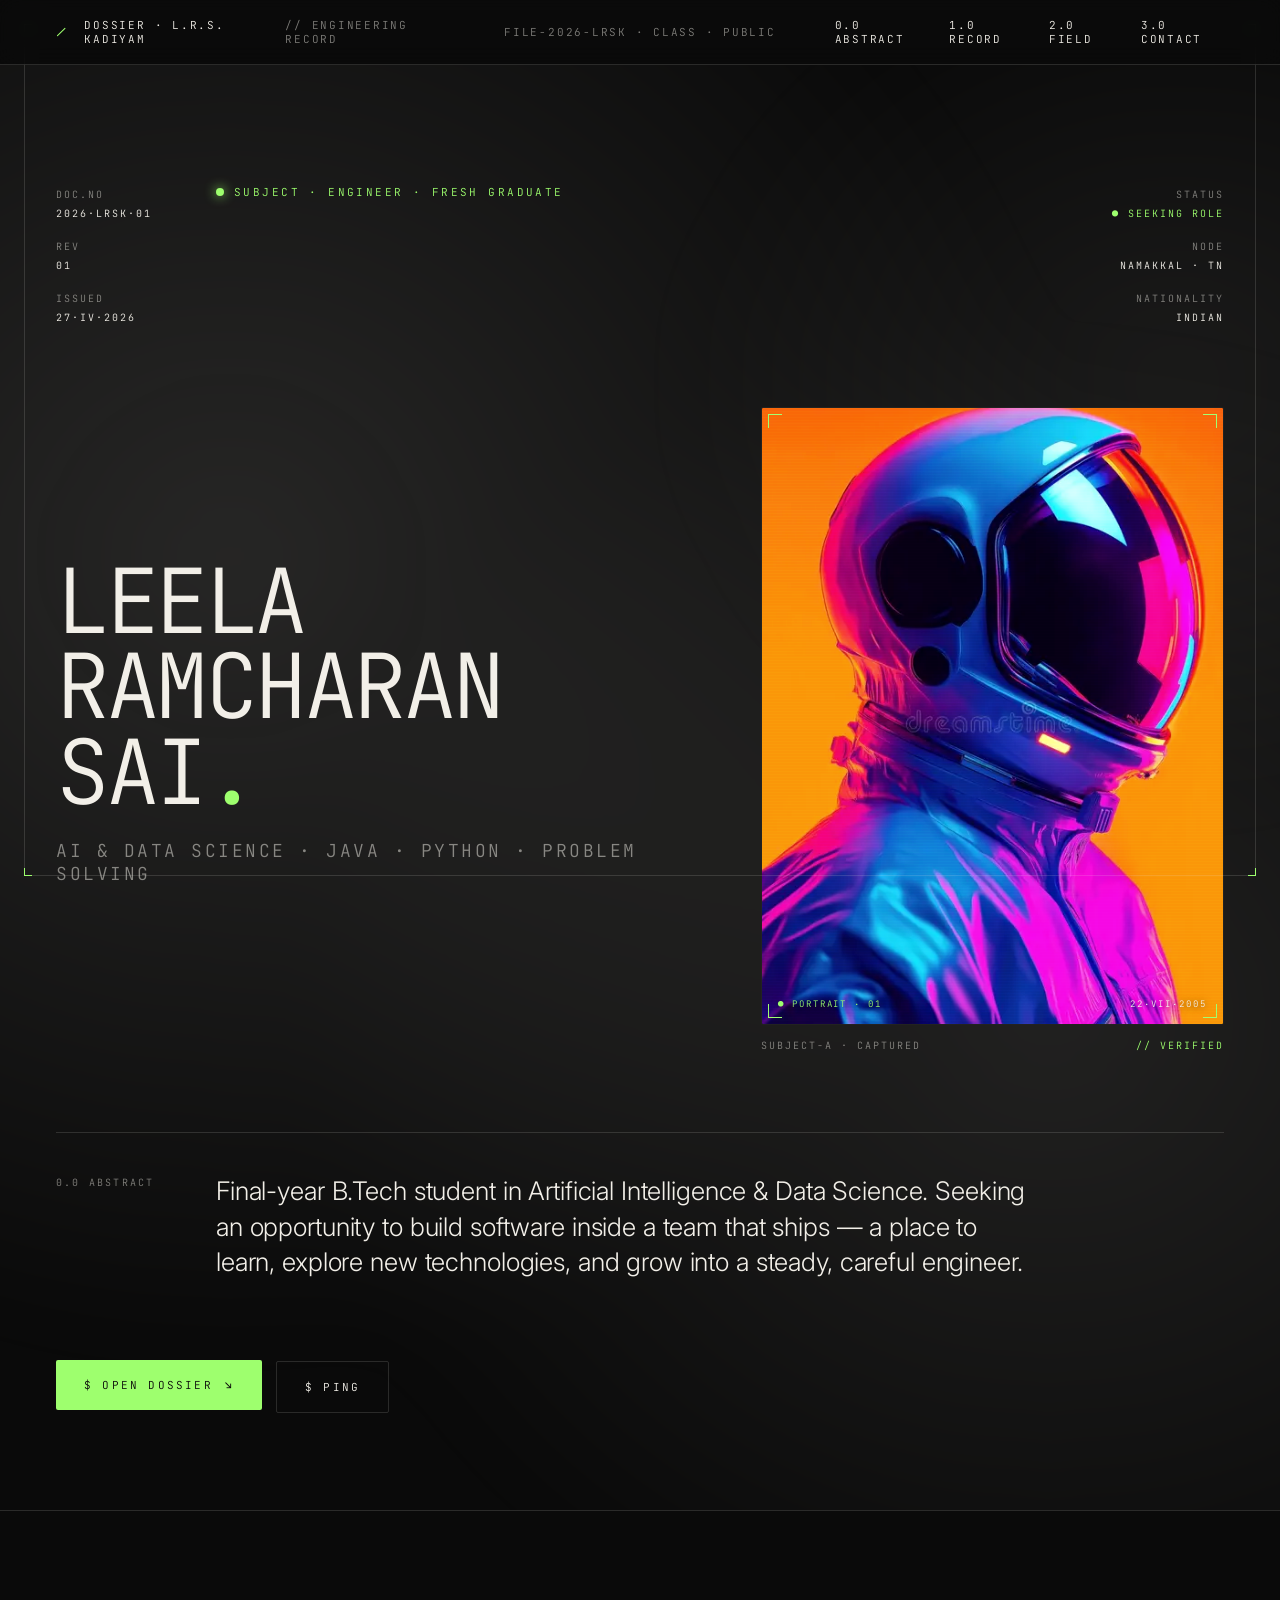
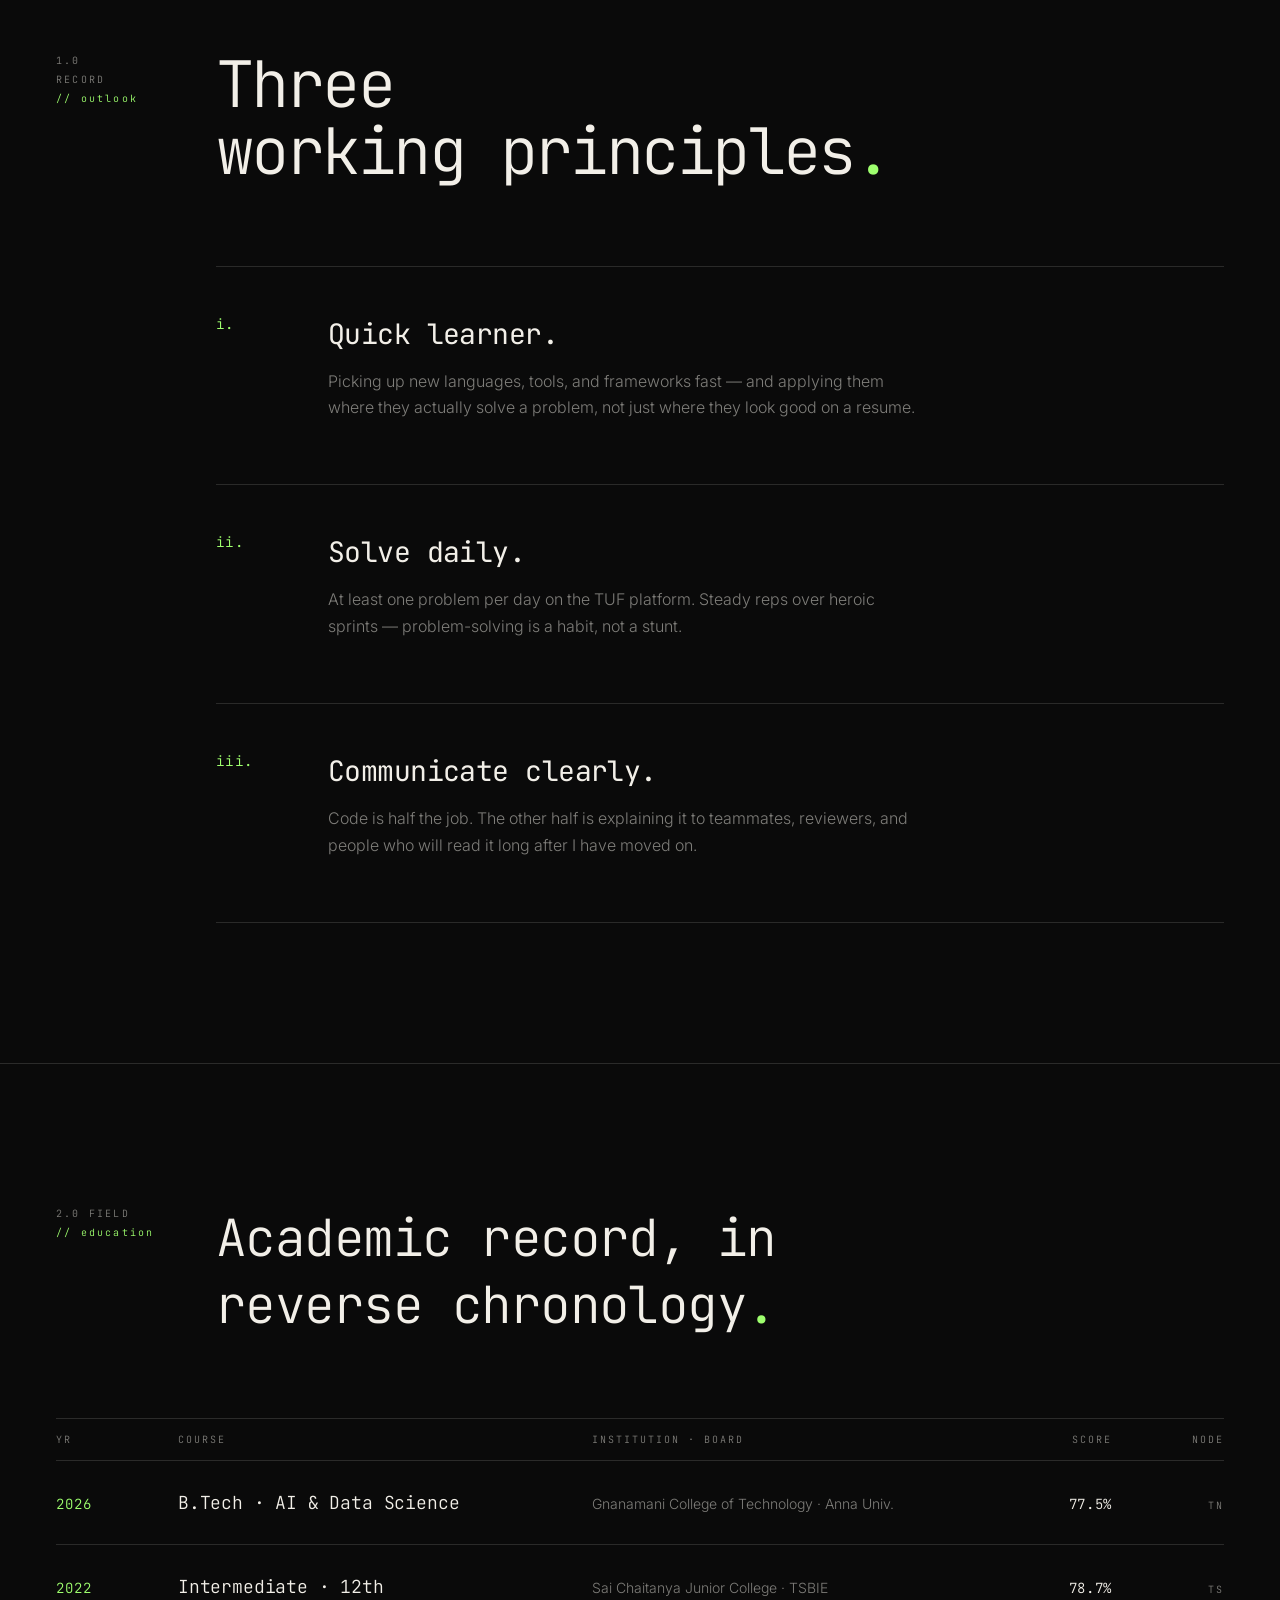
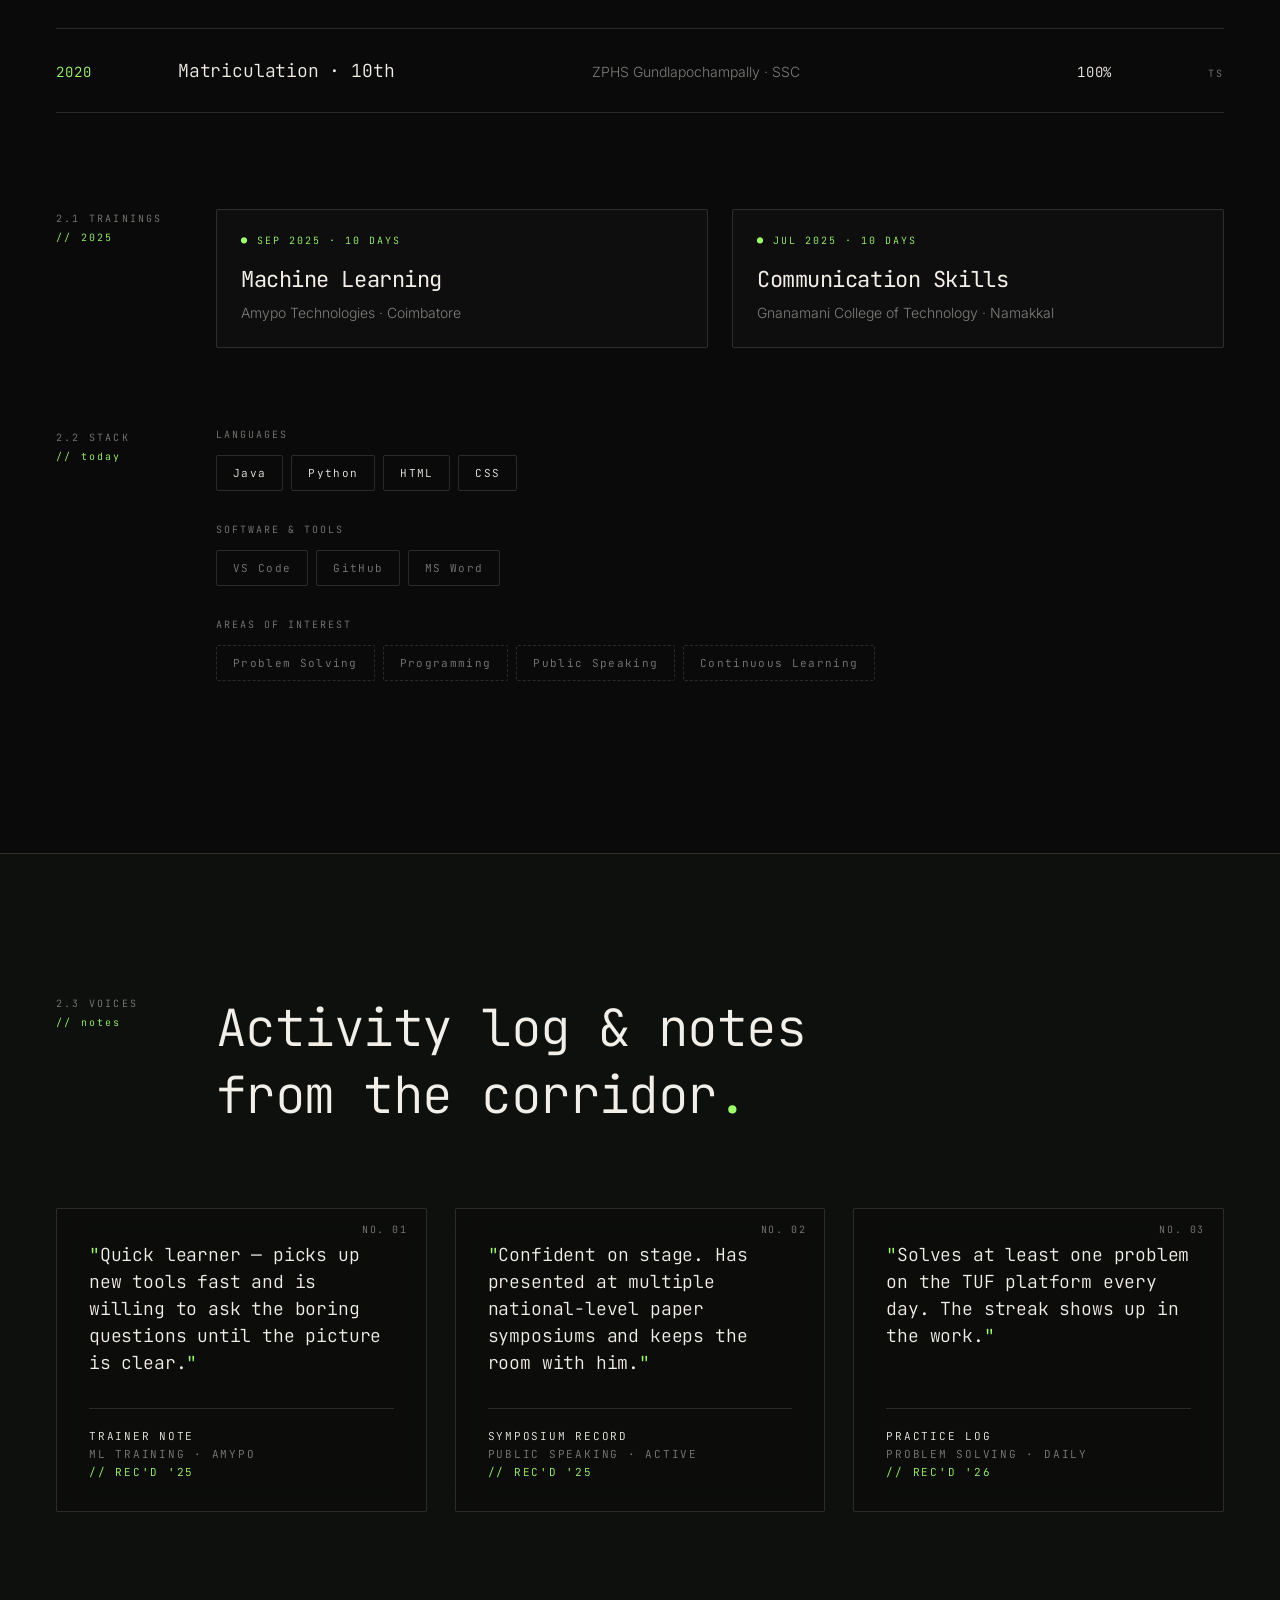
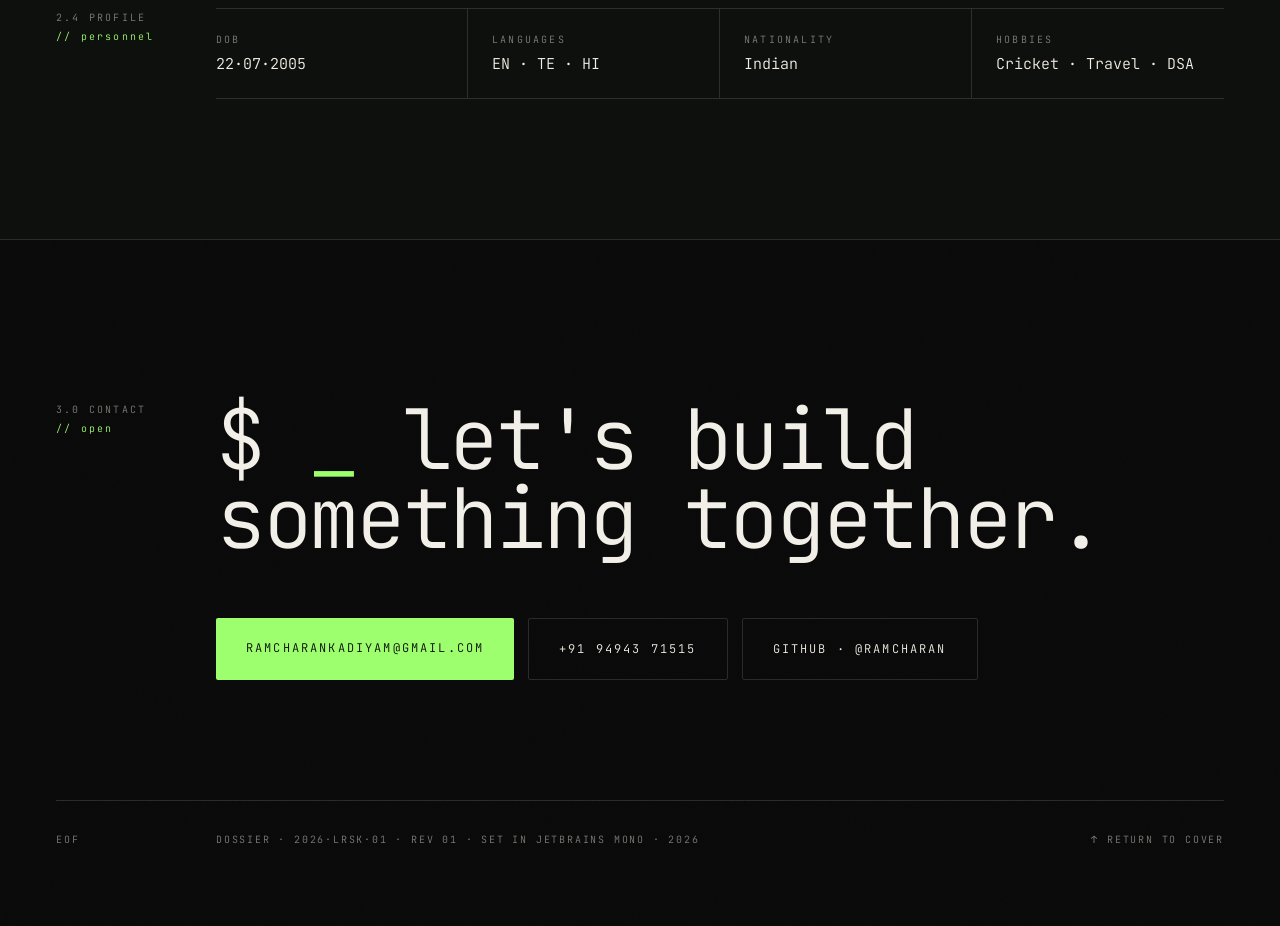
<file: index.html>
<!doctype html>
<html lang="en">
<head>
  <meta charset="utf-8" />
  <meta name="viewport" content="width=device-width, initial-scale=1" />
  <title>Dossier · L.R.S. Kadiyam · AI &amp; Data Science Engineer</title>
  <meta name="description" content="Portfolio of Leela Ramcharan Sai Kadiyam — Final-year B.Tech student in AI &amp; Data Science. Seeking a role to build software inside a team that ships." />
  <meta name="author" content="Leela Ramcharan Sai Kadiyam" />

  <!-- Open Graph -->
  <meta property="og:title" content="Dossier · L.R.S. Kadiyam" />
  <meta property="og:description" content="AI &amp; Data Science · Java · Python · Problem Solving" />
  <meta property="og:type" content="website" />

  <!-- Fonts -->
  <link rel="preconnect" href="https://fonts.googleapis.com" />
  <link rel="preconnect" href="https://fonts.gstatic.com" crossorigin />
  <link href="https://fonts.googleapis.com/css2?family=JetBrains+Mono:wght@300;400;500;600&family=Inter:wght@300;400;500;600&display=swap" rel="stylesheet" />

  <!-- Styles -->
  <link rel="stylesheet" href="css/style.css" />
</head>
<body>

  <!-- ── Cursor Halo ─────────────────────────────────────────── -->
  <div id="cursor-halo" aria-hidden="true"></div>

  <!-- ── Persistent Frame Overlay ────────────────────────────── -->
  <div id="frame-overlay" aria-hidden="true">
    <div class="frame-tick frame-tick--tl"></div>
    <div class="frame-tick frame-tick--tr"></div>
    <div class="frame-tick frame-tick--bl"></div>
    <div class="frame-tick frame-tick--br"></div>
  </div>

  <!-- ── TOP STRIP (Sticky Nav) ──────────────────────────────── -->
  <header id="top-strip">
    <div class="strip-left">
      <!-- MarkSlash SVG -->
      <svg width="12" height="12" viewBox="0 0 14 14" fill="none" aria-hidden="true">
        <line x1="2" y1="12" x2="12" y2="2" stroke="#9EFF6E" stroke-width="1.4" stroke-linecap="round"/>
      </svg>
      <span>Dossier · L.R.S. Kadiyam</span>
      <span class="muted">// engineering record</span>
    </div>
    <div class="strip-center">FILE-2026-LRSK · CLASS · PUBLIC</div>
    <nav class="strip-right">
      <a href="#abstract">0.0 Abstract</a>
      <a href="#record">1.0 Record</a>
      <a href="#field">2.0 Field</a>
      <a href="#contact">3.0 Contact</a>
    </nav>
  </header>

  <main>

    <!-- ════════════════════════════════════════════════════════
         COVER
         ════════════════════════════════════════════════════════ -->
    <section class="cover">

      <!-- Gradient Sweep -->
      <div class="gradient-sweep" aria-hidden="true">
        <div class="gradient-sweep-a"></div>
        <div class="gradient-sweep-b"></div>
      </div>

      <div class="content-wrap">

        <!-- Meta strip -->
        <div class="cover-meta">

          <!-- DOC.NO / REV / ISSUED -->
          <div class="reveal cover-meta-doc">
            <div>DOC.NO</div>
            <div class="val">2026·LRSK·01</div>
            <div class="gap">REV</div>
            <div class="val">01</div>
            <div class="gap">ISSUED</div>
            <div class="val">27·IV·2026</div>
          </div>

          <!-- Subject classification -->
          <div class="reveal cover-meta-subject" data-delay="3">
            <span class="subject-dot"></span>
            Subject · Engineer · Fresh Graduate
          </div>

          <!-- Status / Node / Nationality -->
          <div class="reveal cover-meta-status" data-delay="5">
            <div>STATUS</div>
            <div class="acc">● SEEKING ROLE</div>
            <div class="gap">NODE</div>
            <div class="val">NAMAKKAL · TN</div>
            <div class="gap">NATIONALITY</div>
            <div class="val">INDIAN</div>
          </div>

        </div><!-- /cover-meta -->

        <!-- Hero: name + portrait -->
        <div class="cover-hero">

          <!-- Name block -->
          <div class="reveal" data-delay="2">
            <h1 class="hero-name">
              LEELA<br/>RAMCHARAN<br/>SAI<span class="dot">.</span>
            </h1>
            <h2 class="hero-subtitle">AI &amp; Data Science · Java · Python · Problem Solving</h2>
          </div>

          <!-- Portrait -->
          <div class="reveal" data-delay="5">
            <div class="portrait-wrap">
              <div class="portrait-frame">
                <img
                  src="space_helmet.webp"
                  alt="Subject portrait — L.R.S. Kadiyam"
                />
                <!-- Terminal corner ticks -->
                <div class="portrait-tick portrait-tick--tl" aria-hidden="true"></div>
                <div class="portrait-tick portrait-tick--tr" aria-hidden="true"></div>
                <div class="portrait-tick portrait-tick--bl" aria-hidden="true"></div>
                <div class="portrait-tick portrait-tick--br" aria-hidden="true"></div>
                <!-- Scanline overlay -->
                <div class="portrait-scanline" aria-hidden="true"></div>
                <!-- Meta caption inside frame -->
                <div class="portrait-caption">
                  <span class="acc">● PORTRAIT · 01</span>
                  <span>22·VII·2005</span>
                </div>
              </div>
              <!-- Tag block beneath frame -->
              <div class="portrait-tag">
                <span>SUBJECT-A · CAPTURED</span>
                <span class="acc">// verified</span>
              </div>
            </div>
          </div>

        </div><!-- /cover-hero -->

        <!-- Abstract -->
        <div id="abstract" class="cover-abstract">
          <div class="sidebar-label">0.0 ABSTRACT</div>
          <div class="reveal">
            <p>
              Final-year B.Tech student in Artificial Intelligence &amp; Data Science. Seeking
              an opportunity to build software inside a team that ships — a place to learn,
              explore new technologies, and grow into a steady, careful engineer.
            </p>
          </div>
        </div>

        <!-- CTAs -->
        <div class="cover-ctas">
          <div class="reveal" data-delay="4">
            <a href="#field" class="btn-primary">$ open dossier <span>↘</span></a>
          </div>
          <div class="reveal" data-delay="6">
            <a href="#contact" class="btn-outline">$ ping</a>
          </div>
        </div>

      </div><!-- /content-wrap -->
    </section><!-- /cover -->


    <!-- ════════════════════════════════════════════════════════
         1.0 RECORD — Working Principles
         ════════════════════════════════════════════════════════ -->
    <section id="record">
      <div class="content-wrap">
        <div class="record-inner">

          <!-- Sidebar label -->
          <div class="reveal record-sidebar">
            <div class="sidebar-label">
              1.0<br/>RECORD<br/><span class="acc">// outlook</span>
            </div>
          </div>

          <!-- Content -->
          <div>
            <div class="reveal" data-delay="1">
              <h3 class="record-heading">
                Three<br/>working principles<span class="dot">.</span>
              </h3>
            </div>

            <!-- Principle i -->
            <div class="reveal principle principle--first" data-delay="2">
              <div class="principle-num">i.</div>
              <div>
                <div class="principle-title">Quick learner.</div>
                <p class="principle-body">
                  Picking up new languages, tools, and frameworks fast — and applying them where they actually
                  solve a problem, not just where they look good on a resume.
                </p>
              </div>
            </div>

            <!-- Principle ii -->
            <div class="reveal principle" data-delay="3">
              <div class="principle-num">ii.</div>
              <div>
                <div class="principle-title">Solve daily.</div>
                <p class="principle-body">
                  At least one problem per day on the TUF platform. Steady reps over heroic sprints —
                  problem-solving is a habit, not a stunt.
                </p>
              </div>
            </div>

            <!-- Principle iii -->
            <div class="reveal principle" data-delay="4">
              <div class="principle-num">iii.</div>
              <div>
                <div class="principle-title">Communicate clearly.</div>
                <p class="principle-body">
                  Code is half the job. The other half is explaining it to teammates, reviewers, and
                  people who will read it long after I have moved on.
                </p>
              </div>
            </div>

          </div>
        </div><!-- /record-inner -->
      </div><!-- /content-wrap -->
    </section><!-- /record -->


    <!-- ════════════════════════════════════════════════════════
         2.0 FIELD — Education + Trainings + Stack
         ════════════════════════════════════════════════════════ -->
    <section id="field">
      <div class="content-wrap">

        <!-- Section heading -->
        <div class="reveal field-heading-row">
          <div class="sidebar-label">
            2.0 FIELD<br/><span class="acc">// education</span>
          </div>
          <h3 class="field-heading">
            Academic record, in reverse chronology<span class="dot">.</span>
          </h3>
        </div>

        <!-- Education table -->
        <div class="edu-table-scroll">
          <div class="edu-table">

            <!-- Header row -->
            <div class="edu-row edu-header">
              <div>YR</div>
              <div>COURSE</div>
              <div>INSTITUTION · BOARD</div>
              <div class="right">SCORE</div>
              <div class="right">NODE</div>
            </div>

            <!-- Row 1 — B.Tech -->
            <div class="reveal edu-row" data-hover data-delay="1">
              <div class="edu-yr">2026</div>
              <div class="edu-course">B.Tech · AI &amp; Data Science</div>
              <div class="edu-inst">Gnanamani College of Technology · Anna Univ.</div>
              <div class="edu-score">77.5%</div>
              <div class="edu-node">TN</div>
            </div>

            <!-- Row 2 — Intermediate -->
            <div class="reveal edu-row" data-hover data-delay="2">
              <div class="edu-yr">2022</div>
              <div class="edu-course">Intermediate · 12th</div>
              <div class="edu-inst">Sai Chaitanya Junior College · TSBIE</div>
              <div class="edu-score">78.7%</div>
              <div class="edu-node">TS</div>
            </div>

            <!-- Row 3 — Matriculation -->
            <div class="reveal edu-row" data-hover data-delay="3">
              <div class="edu-yr">2020</div>
              <div class="edu-course">Matriculation · 10th</div>
              <div class="edu-inst">ZPHS Gundlapochampally · SSC</div>
              <div class="edu-score">100%</div>
              <div class="edu-node">TS</div>
            </div>

          </div><!-- /edu-table -->
        </div><!-- /edu-table-scroll -->

        <!-- 2.1 Trainings -->
        <div class="trainings-wrap">
          <div class="sidebar-label">
            2.1 TRAININGS<br/><span class="acc">// 2025</span>
          </div>
          <div class="trainings-grid">

            <!-- Training 1 -->
            <div class="reveal training-card" data-delay="2">
              <div class="training-date">● Sep 2025 · 10 days</div>
              <div class="training-title">Machine Learning</div>
              <div class="training-org">Amypo Technologies · Coimbatore</div>
            </div>

            <!-- Training 2 -->
            <div class="reveal training-card" data-delay="4">
              <div class="training-date">● Jul 2025 · 10 days</div>
              <div class="training-title">Communication Skills</div>
              <div class="training-org">Gnanamani College of Technology · Namakkal</div>
            </div>

          </div>
        </div><!-- /trainings-wrap -->

        <!-- 2.2 Stack -->
        <div class="stack-wrap">
          <div class="sidebar-label">
            2.2 STACK<br/><span class="acc">// today</span>
          </div>
          <div>

            <div class="stack-category-label">Languages</div>
            <div class="chips">
              <span class="chip chip--solid">Java</span>
              <span class="chip chip--solid">Python</span>
              <span class="chip chip--solid">HTML</span>
              <span class="chip chip--solid">CSS</span>
            </div>

            <div class="stack-category-label">Software &amp; Tools</div>
            <div class="chips">
              <span class="chip chip--muted">VS Code</span>
              <span class="chip chip--muted">GitHub</span>
              <span class="chip chip--muted">MS Word</span>
            </div>

            <div class="stack-category-label">Areas of Interest</div>
            <div class="chips">
              <span class="chip chip--dashed">Problem Solving</span>
              <span class="chip chip--dashed">Programming</span>
              <span class="chip chip--dashed">Public Speaking</span>
              <span class="chip chip--dashed">Continuous Learning</span>
            </div>

          </div>
        </div><!-- /stack-wrap -->

      </div><!-- /content-wrap -->
    </section><!-- /field -->


    <!-- ════════════════════════════════════════════════════════
         2.3 VOICES — Activity log & notes
         ════════════════════════════════════════════════════════ -->
    <section class="voices">
      <div class="content-wrap">

        <!-- Heading -->
        <div class="reveal voices-heading-row">
          <div class="sidebar-label">
            2.3 VOICES<br/><span class="acc">// notes</span>
          </div>
          <h3 class="voices-heading">
            Activity log &amp; notes from the corridor<span class="dot">.</span>
          </h3>
        </div>

        <!-- Voices grid -->
        <div class="voices-grid">

          <!-- Voice 1 -->
          <figure class="reveal voice-card" data-delay="2">
            <div class="voice-num">NO. 01</div>
            <blockquote class="voice-quote">
              <span class="acc">"</span>Quick learner — picks up new tools fast and is willing to ask the boring questions until the picture is clear.<span class="acc">"</span>
            </blockquote>
            <figcaption class="voice-caption">
              <div class="who">Trainer Note</div>
              <div class="role">ML Training · Amypo</div>
              <div class="stamp">// rec'd '25</div>
            </figcaption>
          </figure>

          <!-- Voice 2 -->
          <figure class="reveal voice-card" data-delay="4">
            <div class="voice-num">NO. 02</div>
            <blockquote class="voice-quote">
              <span class="acc">"</span>Confident on stage. Has presented at multiple national-level paper symposiums and keeps the room with him.<span class="acc">"</span>
            </blockquote>
            <figcaption class="voice-caption">
              <div class="who">Symposium Record</div>
              <div class="role">Public Speaking · Active</div>
              <div class="stamp">// rec'd '25</div>
            </figcaption>
          </figure>

          <!-- Voice 3 -->
          <figure class="reveal voice-card" data-delay="6">
            <div class="voice-num">NO. 03</div>
            <blockquote class="voice-quote">
              <span class="acc">"</span>Solves at least one problem on the TUF platform every day. The streak shows up in the work.<span class="acc">"</span>
            </blockquote>
            <figcaption class="voice-caption">
              <div class="who">Practice Log</div>
              <div class="role">Problem Solving · Daily</div>
              <div class="stamp">// rec'd '26</div>
            </figcaption>
          </figure>

        </div><!-- /voices-grid -->

        <!-- 2.4 Profile -->
        <div class="profile-wrap">
          <div class="sidebar-label">
            2.4 PROFILE<br/><span class="acc">// personnel</span>
          </div>
          <div class="profile-grid">
            <div class="profile-cell">
              <div class="profile-key">DOB</div>
              <div class="profile-val">22·07·2005</div>
            </div>
            <div class="profile-cell">
              <div class="profile-key">LANGUAGES</div>
              <div class="profile-val">EN · TE · HI</div>
            </div>
            <div class="profile-cell">
              <div class="profile-key">NATIONALITY</div>
              <div class="profile-val">Indian</div>
            </div>
            <div class="profile-cell">
              <div class="profile-key">HOBBIES</div>
              <div class="profile-val">Cricket · Travel · DSA</div>
            </div>
          </div>
        </div><!-- /profile-wrap -->

      </div><!-- /content-wrap -->
    </section><!-- /voices -->


    <!-- ════════════════════════════════════════════════════════
         3.0 CONTACT
         ════════════════════════════════════════════════════════ -->
    <section id="contact">

      <!-- Grain field canvas -->
      <canvas id="grain-canvas" aria-hidden="true"></canvas>

      <div class="content-wrap">
        <div class="contact-inner">

          <div class="sidebar-label">
            3.0 CONTACT<br/><span class="acc">// open</span>
          </div>

          <div>
            <div class="reveal">
              <h3 class="contact-heading">
                $ <span class="contact-caret">_</span> let's build something together.
              </h3>
            </div>
            <div class="reveal contact-links" data-delay="4">
              <a href="mailto:ramcharankadiyam@gmail.com" class="contact-link-primary">
                ramcharankadiyam@gmail.com
              </a>
              <a href="tel:+919494371515" class="contact-link-outline">
                +91 94943 71515
              </a>
              <a href="https://github.com/Ramcharan9494" target="_blank" rel="noopener noreferrer" class="contact-link-outline">
                github · @ramcharan
              </a>
            </div>
          </div>

        </div><!-- /contact-inner -->
      </div><!-- /content-wrap -->

      <!-- Footer -->
      <footer class="site-footer">
        <span>EOF</span>
        <span>Dossier · 2026·LRSK·01 · rev 01 · Set in JetBrains Mono · 2026</span>
        <div class="footer-right">
          <a href="#abstract">↑ return to cover</a>
        </div>
      </footer>

    </section><!-- /contact -->

  </main>

  <!-- Scripts -->
  <script src="js/main.js" defer></script>

</body>
</html>
</file>
<file: css/style.css>
/* ================================================================
   PORTFOLIO — DOSSIER DIRECTION
   L.R.S. Kadiyam · Technical-Luxury · Dark Mode
   ================================================================ */

/* ── CSS Variables ───────────────────────────────────────────── */
:root {
  --bg:     #0a0a0a;
  --fg:     #f2efe8;
  --accent: #9EFF6E;
  --muted:  rgba(242, 239, 232, 0.5);
  --line:   rgba(242, 239, 232, 0.14);
  --mono:   'JetBrains Mono', monospace;
  --sans:   'Inter', sans-serif;
}

/* ── Base Reset ─────────────────────────────────────────────── */
*, *::before, *::after { box-sizing: border-box; }

html, body {
  margin: 0;
  padding: 0;
  background: var(--bg);
  color: var(--fg);
  font-family: var(--sans);
  font-weight: 300;
  -webkit-font-smoothing: antialiased;
  -moz-osx-font-smoothing: grayscale;
  scrollbar-width: none;
  overflow-x: hidden;
}

body::-webkit-scrollbar { display: none; }

::selection {
  background: var(--fg);
  color: var(--bg);
}

a { color: var(--fg); text-decoration: none; }

img { display: block; max-width: 100%; }

/* ── Keyframe Animations ────────────────────────────────────── */
@keyframes caret {
  50% { opacity: 0; }
}

@keyframes reveal-up {
  from {
    opacity: 0;
    transform: translateY(24px);
    filter: blur(8px);
  }
  to {
    opacity: 1;
    transform: translateY(0);
    filter: blur(0);
  }
}

@keyframes sweep {
  0%   { transform: translate(-5%, -5%) rotate(0deg); }
  100% { transform: translate(5%, 5%) rotate(8deg); }
}

@keyframes sweep2 {
  0%   { transform: translate(5%, 5%) rotate(0deg); }
  100% { transform: translate(-8%, -3%) rotate(-6deg); }
}

/* ── Reveal Utility ─────────────────────────────────────────── */
.reveal {
  opacity: 0;
  transform: translateY(24px);
  filter: blur(8px);
  transition:
    transform 1.2s cubic-bezier(.2, .7, .2, 1),
    opacity   1.1s ease,
    filter    1.2s ease;
}

.reveal.is-visible {
  opacity: 1;
  transform: translateY(0);
  filter: blur(0);
}

/* Delay tiers mapped from JSX delay values */
.reveal[data-delay="1"]  { transition-delay: 80ms; }
.reveal[data-delay="2"]  { transition-delay: 120ms; }
.reveal[data-delay="3"]  { transition-delay: 140ms; }
.reveal[data-delay="4"]  { transition-delay: 200ms; }
.reveal[data-delay="5"]  { transition-delay: 240ms; }
.reveal[data-delay="6"]  { transition-delay: 280ms; }
.reveal[data-delay="7"]  { transition-delay: 360ms; }

/* ── Cursor Halo ────────────────────────────────────────────── */
#cursor-halo {
  position: fixed;
  inset: 0;
  pointer-events: none;
  z-index: 1;
  opacity: 0;
  transition: opacity 0.4s ease;
}

/* ── Persistent Frame Overlay ───────────────────────────────── */
#frame-overlay {
  position: fixed;
  top: 24px; left: 24px; right: 24px; bottom: 24px;
  border: 1px solid var(--line);
  pointer-events: none;
  z-index: 5;
}

.frame-tick {
  position: absolute;
  width: 8px;
  height: 8px;
}
.frame-tick--tl { top: -1px;  left: -1px;  border-top: 1px solid var(--accent); border-left: 1px solid var(--accent); }
.frame-tick--tr { top: -1px;  right: -1px; border-top: 1px solid var(--accent); border-right: 1px solid var(--accent); }
.frame-tick--bl { bottom: -1px; left: -1px; border-bottom: 1px solid var(--accent); border-left: 1px solid var(--accent); }
.frame-tick--br { bottom: -1px; right: -1px; border-bottom: 1px solid var(--accent); border-right: 1px solid var(--accent); }

/* ── Top Strip (Sticky Nav) ─────────────────────────────────── */
#top-strip {
  position: sticky;
  top: 0;
  z-index: 10;
  display: grid;
  grid-template-columns: 1fr 1fr 1fr;
  align-items: center;
  padding: 18px 56px;
  backdrop-filter: blur(12px);
  -webkit-backdrop-filter: blur(12px);
  background: rgba(10, 10, 10, 0.7);
  border-bottom: 1px solid var(--line);
  font-family: var(--mono);
  font-size: 11px;
  letter-spacing: 0.16em;
  text-transform: uppercase;
}

.strip-left {
  display: flex;
  gap: 18px;
  align-items: center;
}

.strip-left .muted { color: var(--muted); }

.strip-center {
  text-align: center;
  color: var(--muted);
}

.strip-right {
  display: flex;
  gap: 24px;
  justify-content: flex-end;
  list-style: none;
  margin: 0;
  padding: 0;
}

.strip-right a {
  color: var(--fg);
  text-decoration: none;
  transition: color 0.2s;
}

.strip-right a:hover { color: var(--accent); }

/* ── Content Wrapper ────────────────────────────────────────── */
.content-wrap {
  max-width: 1280px;
  margin: 0 auto;
}

/* ── Sidebar Label ──────────────────────────────────────────── */
.sidebar-label {
  font-family: var(--mono);
  font-size: 10px;
  letter-spacing: 0.22em;
  color: var(--muted);
  line-height: 1.9;
}

.sidebar-label .acc { color: var(--accent); }

/* ── Cover Section ──────────────────────────────────────────── */
.cover {
  padding: 120px 56px 100px;
  position: relative;
}

/* Gradient Sweep */
.gradient-sweep {
  position: absolute;
  inset: 0;
  overflow: hidden;
  pointer-events: none;
  z-index: 0;
}

.gradient-sweep-a {
  position: absolute;
  inset: -30%;
  background:
    radial-gradient(60% 50% at 30% 40%, rgba(242, 239, 232, 0.13), transparent 70%),
    radial-gradient(50% 40% at 70% 60%, rgba(242, 239, 232, 0.10), transparent 75%);
  animation: sweep 22s ease-in-out infinite alternate;
  filter: blur(40px);
}

.gradient-sweep-b {
  position: absolute;
  inset: -20%;
  background: radial-gradient(40% 30% at 80% 30%, rgba(242, 239, 232, 0.08), transparent 70%);
  animation: sweep2 30s ease-in-out infinite alternate;
  filter: blur(60px);
}

/* Cover inner content sits above gradient */
.cover .content-wrap { position: relative; z-index: 1; }

/* Meta strip */
.cover-meta {
  display: grid;
  grid-template-columns: 120px 1fr 220px;
  gap: 40px;
  align-items: start;
  margin-bottom: 80px;
}

.cover-meta-doc {
  font-family: var(--mono);
  font-size: 10px;
  letter-spacing: 0.2em;
  color: var(--muted);
  line-height: 1.9;
}

.cover-meta-doc .val { color: var(--fg); }
.cover-meta-doc .gap { margin-top: 14px; }

.cover-meta-subject {
  font-family: var(--mono);
  font-size: 11px;
  letter-spacing: 0.22em;
  text-transform: uppercase;
  color: var(--accent);
  display: flex;
  align-items: center;
  gap: 10px;
}

.subject-dot {
  display: inline-block;
  width: 8px;
  height: 8px;
  border-radius: 50%;
  background: var(--accent);
  box-shadow: 0 0 12px var(--accent);
  flex-shrink: 0;
}

.cover-meta-status {
  font-family: var(--mono);
  font-size: 10px;
  letter-spacing: 0.2em;
  color: var(--muted);
  line-height: 1.9;
  text-align: right;
}

.cover-meta-status .acc { color: var(--accent); }
.cover-meta-status .val { color: var(--fg); }
.cover-meta-status .gap { margin-top: 14px; }

/* Hero grid */
.cover-hero {
  display: grid;
  grid-template-columns: 1.4fr 1fr;
  gap: 56px;
  align-items: center;
  margin-bottom: 80px;
}

/* Name */
.hero-name {
  font-family: var(--mono);
  font-weight: 300;
  font-size: clamp(48px, 7vw, 112px);
  line-height: 0.95;
  letter-spacing: -0.05em;
  margin: 0;
}

.hero-name .dot { color: var(--accent); }

.hero-subtitle {
  font-family: var(--mono);
  font-weight: 300;
  font-size: clamp(16px, 1.4vw, 22px);
  letter-spacing: 0.14em;
  text-transform: uppercase;
  margin-top: 24px;
  color: var(--muted);
}

/* Portrait */
.portrait-wrap {
  position: relative;
}

.portrait-frame {
  position: relative;
  aspect-ratio: 3 / 4;
  width: 100%;
  border: 1px solid var(--line);
  overflow: hidden;
  border-radius: 2px;
  background: #000;
}

.portrait-frame img {
  width: 100%;
  height: 100%;
  object-fit: cover;
  display: block;
  filter: contrast(1.05) saturate(0.95);
}

/* Terminal corner ticks on portrait */
.portrait-tick {
  position: absolute;
  width: 14px;
  height: 14px;
}

.portrait-tick--tl { top: 6px; left: 6px;   border-top: 1px solid var(--accent); border-left: 1px solid var(--accent); }
.portrait-tick--tr { top: 6px; right: 6px;  border-top: 1px solid var(--accent); border-right: 1px solid var(--accent); }
.portrait-tick--bl { bottom: 6px; left: 6px; border-bottom: 1px solid var(--accent); border-left: 1px solid var(--accent); }
.portrait-tick--br { bottom: 6px; right: 6px; border-bottom: 1px solid var(--accent); border-right: 1px solid var(--accent); }

/* Scanline overlay */
.portrait-scanline {
  position: absolute;
  inset: 0;
  pointer-events: none;
  background-image: repeating-linear-gradient(
    0deg,
    rgba(255, 255, 255, 0.04) 0 1px,
    transparent 1px 3px
  );
  mix-blend-mode: overlay;
}

/* Portrait meta caption */
.portrait-caption {
  position: absolute;
  left: 16px;
  bottom: 14px;
  right: 16px;
  display: flex;
  justify-content: space-between;
  font-family: var(--mono);
  font-size: 9px;
  letter-spacing: 0.22em;
  text-transform: uppercase;
  color: #f2efe8;
  text-shadow: 0 1px 6px rgba(0, 0, 0, 0.6);
}

.portrait-caption .acc { color: var(--accent); }

/* Tag block beneath portrait */
.portrait-tag {
  margin-top: 14px;
  display: flex;
  justify-content: space-between;
  font-family: var(--mono);
  font-size: 10px;
  letter-spacing: 0.2em;
  text-transform: uppercase;
  color: var(--muted);
}

.portrait-tag .acc { color: var(--accent); }

/* Abstract */
.cover-abstract {
  border-top: 1px solid var(--line);
  padding-top: 40px;
  display: grid;
  grid-template-columns: 120px 1fr;
  gap: 40px;
}

.cover-abstract p {
  margin: 0;
  font-family: var(--sans);
  font-weight: 300;
  font-size: clamp(20px, 2vw, 32px);
  line-height: 1.4;
  letter-spacing: -0.005em;
  max-width: 900px;
  text-wrap: balance;
}

/* CTAs */
.cover-ctas {
  margin-top: 80px;
  display: flex;
  gap: 14px;
  align-items: center;
  flex-wrap: wrap;
}

.btn-primary {
  font-family: var(--mono);
  font-size: 11px;
  letter-spacing: 0.2em;
  text-transform: uppercase;
  padding: 18px 28px;
  background: var(--accent);
  color: #0a0a0a;
  text-decoration: none;
  border-radius: 2px;
  display: inline-flex;
  align-items: center;
  gap: 12px;
  transition: opacity 0.2s;
}

.btn-primary:hover { opacity: 0.88; }

.btn-outline {
  font-family: var(--mono);
  font-size: 11px;
  letter-spacing: 0.2em;
  text-transform: uppercase;
  padding: 18px 28px;
  background: transparent;
  color: var(--fg);
  text-decoration: none;
  border: 1px solid var(--line);
  border-radius: 2px;
  transition: border-color 0.2s, color 0.2s;
}

.btn-outline:hover {
  border-color: rgba(242, 239, 232, 0.4);
  color: var(--fg);
}

/* ── 1.0 Record Section ─────────────────────────────────────── */
#record {
  padding: 140px 56px;
  border-top: 1px solid var(--line);
  position: relative;
}

.record-inner {
  display: grid;
  grid-template-columns: 120px 1fr;
  gap: 40px;
}

.record-sidebar {
  position: sticky;
  top: 120px;
}

.record-heading {
  font-family: var(--mono);
  font-weight: 300;
  margin: 0;
  font-size: clamp(36px, 5vw, 76px);
  line-height: 1.05;
  letter-spacing: -0.04em;
  text-wrap: balance;
}

.record-heading .dot { color: var(--accent); }

/* Principle rows */
.principle {
  display: grid;
  grid-template-columns: 80px 1fr;
  gap: 32px;
  padding: 48px 0;
  border-bottom: 1px solid var(--line);
}

.principle--first {
  border-top: 1px solid var(--line);
  margin-top: 80px;
}

.principle-num {
  font-family: var(--mono);
  font-size: 14px;
  color: var(--accent);
  letter-spacing: 0.1em;
}

.principle-title {
  font-family: var(--mono);
  font-size: clamp(22px, 2.2vw, 32px);
  font-weight: 400;
  letter-spacing: -0.02em;
  margin-bottom: 14px;
}

.principle-body {
  font-family: var(--sans);
  font-size: 16px;
  line-height: 1.65;
  color: var(--muted);
  font-weight: 300;
  max-width: 600px;
}

/* ── 2.0 Field Section ──────────────────────────────────────── */
#field {
  padding: 140px 56px;
  border-top: 1px solid var(--line);
  position: relative;
}

.field-heading-row {
  display: grid;
  grid-template-columns: 120px 1fr;
  gap: 40px;
  margin-bottom: 80px;
}

.field-heading {
  font-family: var(--mono);
  font-weight: 300;
  font-size: clamp(32px, 4vw, 56px);
  letter-spacing: -0.03em;
  margin: 0;
  text-wrap: balance;
}

.field-heading .dot { color: var(--accent); }

/* Education table */
.edu-table {
  border-top: 1px solid var(--line);
  font-family: var(--mono);
}

.edu-row {
  display: grid;
  grid-template-columns: 90px 1.5fr 1.6fr 80px 80px;
  gap: 32px;
  padding: 14px 0;
  border-bottom: 1px solid var(--line);
}

.edu-row.edu-header {
  font-size: 10px;
  letter-spacing: 0.2em;
  color: var(--muted);
  text-transform: uppercase;
}

.edu-row.edu-header .right { text-align: right; }

.edu-row[data-hover] {
  font-size: 14px;
  line-height: 1.5;
  align-items: baseline;
  padding: 28px 0;
  transition: background 0.2s;
}

.edu-yr   { color: var(--accent); letter-spacing: 0.08em; }
.edu-course { font-size: 18px !important; letter-spacing: -0.01em; }
.edu-inst   { color: var(--muted); font-family: var(--sans); font-weight: 300; }
.edu-score  { color: var(--fg); font-size: 14px; letter-spacing: 0.05em; text-align: right; }
.edu-node   { color: var(--muted); font-size: 10px; letter-spacing: 0.2em; text-align: right; }

/* Trainings */
.trainings-wrap {
  margin-top: 96px;
  display: grid;
  grid-template-columns: 120px 1fr;
  gap: 40px;
}

.trainings-grid {
  display: grid;
  grid-template-columns: 1fr 1fr;
  gap: 24px;
}

.training-card {
  border: 1px solid var(--line);
  padding: 24px;
  border-radius: 2px;
  background: rgba(242, 239, 232, 0.02);
  height: 100%;
}

.training-date {
  font-family: var(--mono);
  font-size: 10px;
  letter-spacing: 0.2em;
  text-transform: uppercase;
  color: var(--accent);
  margin-bottom: 18px;
}

.training-title {
  font-family: var(--mono);
  font-size: 22px;
  font-weight: 400;
  letter-spacing: -0.02em;
  margin-bottom: 8px;
}

.training-org {
  font-family: var(--sans);
  font-size: 14px;
  line-height: 1.5;
  color: var(--muted);
  font-weight: 300;
}

/* Stack chips */
.stack-wrap {
  margin-top: 80px;
  display: grid;
  grid-template-columns: 120px 1fr;
  gap: 40px;
}

.stack-category-label {
  font-family: var(--mono);
  font-size: 10px;
  letter-spacing: 0.2em;
  text-transform: uppercase;
  color: var(--muted);
  margin-bottom: 14px;
}

.chips {
  display: flex;
  flex-wrap: wrap;
  gap: 8px;
  margin-bottom: 32px;
}

.chip {
  font-family: var(--mono);
  font-size: 11px;
  letter-spacing: 0.12em;
  padding: 10px 16px;
  border-radius: 2px;
}

.chip--solid    { border: 1px solid var(--line); color: var(--fg); }
.chip--muted    { border: 1px solid var(--line); color: var(--muted); }
.chip--dashed   { border: 1px dashed var(--line); color: var(--muted); }

/* ── 2.3 Voices Section ─────────────────────────────────────── */
.voices {
  padding: 140px 56px;
  border-top: 1px solid var(--line);
  background: rgba(158, 255, 110, 0.025);
}

.voices-heading-row {
  display: grid;
  grid-template-columns: 120px 1fr;
  gap: 40px;
  margin-bottom: 80px;
}

.voices-heading {
  font-family: var(--mono);
  font-weight: 300;
  font-size: clamp(32px, 4vw, 56px);
  letter-spacing: -0.03em;
  margin: 0;
  text-wrap: balance;
}

.voices-heading .dot { color: var(--accent); }

.voices-grid {
  display: grid;
  grid-template-columns: repeat(3, 1fr);
  gap: 28px;
}

.voice-card {
  margin: 0;
  padding: 32px;
  border: 1px solid var(--line);
  border-radius: 2px;
  background: rgba(10, 10, 10, 0.4);
  backdrop-filter: blur(12px);
  -webkit-backdrop-filter: blur(12px);
  min-height: 300px;
  display: flex;
  flex-direction: column;
  justify-content: space-between;
  position: relative;
  overflow: hidden;
}

.voice-num {
  position: absolute;
  top: 14px;
  right: 18px;
  font-family: var(--mono);
  font-size: 10px;
  letter-spacing: 0.16em;
  color: var(--muted);
}

.voice-quote {
  margin: 0;
  font-family: var(--mono);
  font-size: 18px;
  line-height: 1.5;
  font-weight: 300;
  letter-spacing: -0.01em;
}

.voice-quote .acc { color: var(--accent); }

.voice-caption {
  margin-top: 32px;
  padding-top: 20px;
  border-top: 1px solid var(--line);
  font-family: var(--mono);
  font-size: 11px;
  letter-spacing: 0.16em;
  text-transform: uppercase;
  color: var(--muted);
}

.voice-caption .who  { color: var(--fg); }
.voice-caption .role { margin-top: 4px; }
.voice-caption .stamp { margin-top: 4px; color: var(--accent); }

/* 2.4 Profile */
.profile-wrap {
  margin-top: 96px;
  display: grid;
  grid-template-columns: 120px 1fr;
  gap: 40px;
}

.profile-grid {
  display: grid;
  grid-template-columns: repeat(4, 1fr);
  gap: 0;
  border-top: 1px solid var(--line);
  border-bottom: 1px solid var(--line);
  font-family: var(--mono);
}

.profile-cell {
  padding: 24px 0;
  border-right: 1px solid var(--line);
}

.profile-cell:last-child { border-right: none; }
.profile-cell:not(:first-child) { padding-left: 24px; }

.profile-key {
  font-size: 10px;
  letter-spacing: 0.22em;
  text-transform: uppercase;
  color: var(--muted);
}

.profile-val {
  font-size: 15px;
  margin-top: 8px;
  color: var(--fg);
}

/* ── 3.0 Contact Section ────────────────────────────────────── */
#contact {
  padding: 160px 56px 80px;
  border-top: 1px solid var(--line);
  position: relative;
  overflow: hidden;
}

#grain-canvas {
  position: absolute;
  inset: 0;
  width: 100%;
  height: 100%;
  pointer-events: none;
  mix-blend-mode: overlay;
}

#contact .content-wrap { position: relative; z-index: 1; }

.contact-inner {
  display: grid;
  grid-template-columns: 120px 1fr;
  gap: 40px;
}

.contact-heading {
  font-family: var(--mono);
  font-weight: 300;
  font-size: clamp(40px, 6.5vw, 110px);
  line-height: 0.95;
  letter-spacing: -0.04em;
  margin: 0;
  text-wrap: balance;
}

.contact-caret {
  color: var(--accent);
  animation: caret 1.1s steps(2) infinite;
}

.contact-links {
  margin-top: 60px;
  display: flex;
  flex-wrap: wrap;
  gap: 14px;
}

.contact-link-primary {
  font-family: var(--mono);
  font-size: 12px;
  letter-spacing: 0.18em;
  text-transform: uppercase;
  padding: 22px 30px;
  background: var(--accent);
  color: #0a0a0a;
  text-decoration: none;
  border-radius: 2px;
  transition: opacity 0.2s;
}

.contact-link-primary:hover { opacity: 0.88; }

.contact-link-outline {
  font-family: var(--mono);
  font-size: 12px;
  letter-spacing: 0.18em;
  text-transform: uppercase;
  padding: 22px 30px;
  border: 1px solid var(--line);
  color: var(--fg);
  text-decoration: none;
  border-radius: 2px;
  transition: border-color 0.2s;
}

.contact-link-outline:hover { border-color: rgba(242, 239, 232, 0.4); }

/* Footer */
.site-footer {
  max-width: 1280px;
  margin: 120px auto 0;
  display: grid;
  grid-template-columns: 120px 1fr 220px;
  gap: 40px;
  padding-top: 32px;
  border-top: 1px solid var(--line);
  font-family: var(--mono);
  font-size: 10px;
  letter-spacing: 0.18em;
  text-transform: uppercase;
  color: var(--muted);
}

.footer-right {
  text-align: right;
}

.footer-right a {
  color: var(--muted);
  text-decoration: none;
  transition: color 0.2s;
}

.footer-right a:hover { color: var(--fg); }

/* ================================================================
   RESPONSIVE BREAKPOINTS
   ================================================================ */

/* ── ≤ 1024px — Tablet ──────────────────────────────────────── */
@media (max-width: 1024px) {

  #top-strip { padding: 16px 40px; }

  .cover        { padding: 100px 40px 80px; }
  #record       { padding: 100px 40px; }
  #field        { padding: 100px 40px; }
  .voices       { padding: 100px 40px; }
  #contact      { padding: 120px 40px 60px; }

  .cover-meta   { grid-template-columns: 100px 1fr 180px; gap: 28px; }

  .edu-row {
    grid-template-columns: 80px 1.4fr 1.4fr 70px;
  }

  .edu-node { display: none; }

  .voices-grid { grid-template-columns: 1fr 1fr; }

  .site-footer { grid-template-columns: 80px 1fr 160px; }
}

/* ── ≤ 768px — Mobile ───────────────────────────────────────── */
@media (max-width: 768px) {

  /* Frame shrinks to 12px inset */
  #frame-overlay {
    top: 12px; left: 12px; right: 12px; bottom: 12px;
  }

  /* Nav collapses */
  #top-strip {
    grid-template-columns: 1fr auto;
    padding: 14px 24px;
    gap: 0;
  }

  .strip-center { display: none; }

  .strip-right {
    gap: 14px;
    font-size: 10px;
    letter-spacing: 0.12em;
  }

  /* Cover */
  .cover { padding: 80px 24px 60px; }

  .cover-meta {
    grid-template-columns: 1fr 1fr;
    gap: 20px;
    margin-bottom: 48px;
  }

  .cover-meta-doc    { grid-column: 1; }
  .cover-meta-subject { grid-column: 1 / -1; }
  .cover-meta-status { grid-column: 2; grid-row: 1; text-align: right; }

  /* Hero: stack — name first, then portrait below */
  .cover-hero {
    grid-template-columns: 1fr;
    gap: 40px;
    margin-bottom: 48px;
  }

  .cover-abstract {
    grid-template-columns: 1fr;
    gap: 12px;
  }

  .cover-abstract .sidebar-label {
    font-size: 9px;
  }

  .cover-ctas { margin-top: 48px; }

  /* Record */
  #record { padding: 80px 24px; }

  .record-inner {
    grid-template-columns: 1fr;
    gap: 24px;
  }

  .record-sidebar { position: static; }

  .principle { grid-template-columns: 56px 1fr; gap: 20px; }
  .principle--first { margin-top: 40px; }

  /* Field */
  #field { padding: 80px 24px; }

  .field-heading-row {
    grid-template-columns: 1fr;
    gap: 12px;
    margin-bottom: 48px;
  }

  .edu-table-scroll { overflow-x: auto; -webkit-overflow-scrolling: touch; }

  .edu-row {
    grid-template-columns: 72px 1fr 1fr;
    min-width: 480px;
  }

  .edu-score,
  .edu-node { display: none; }

  .trainings-wrap {
    grid-template-columns: 1fr;
    gap: 16px;
    margin-top: 60px;
  }

  .trainings-grid { grid-template-columns: 1fr; }

  .stack-wrap {
    grid-template-columns: 1fr;
    gap: 16px;
    margin-top: 48px;
  }

  /* Voices */
  .voices { padding: 80px 24px; }

  .voices-heading-row {
    grid-template-columns: 1fr;
    gap: 12px;
    margin-bottom: 48px;
  }

  .voices-grid { grid-template-columns: 1fr 1fr; gap: 16px; }

  .profile-wrap {
    grid-template-columns: 1fr;
    gap: 16px;
    margin-top: 60px;
  }

  .profile-grid { grid-template-columns: 1fr 1fr; }

  .profile-cell:nth-child(2) { border-right: none; }
  .profile-cell:nth-child(3) { border-right: 1px solid var(--line); }

  /* Contact */
  #contact { padding: 80px 24px 60px; }

  .contact-inner {
    grid-template-columns: 1fr;
    gap: 20px;
  }

  .contact-links {
    margin-top: 40px;
    flex-direction: column;
    align-items: flex-start;
  }

  .contact-link-primary,
  .contact-link-outline {
    padding: 18px 24px;
    font-size: 11px;
    width: 100%;
    text-align: center;
    justify-content: center;
    display: block;
  }

  .site-footer {
    grid-template-columns: 1fr;
    gap: 16px;
    margin-top: 60px;
    text-align: center;
  }

  .footer-right { text-align: center; }
}

/* Hide cursor halo on touch devices */
@media (hover: none) {
  #cursor-halo { display: none; }
}

/* ── ≤ 480px — Small Mobile ─────────────────────────────────── */
@media (max-width: 480px) {

  #top-strip { padding: 12px 20px; }

  .strip-right { gap: 10px; font-size: 9px; }

  /* Further reduce some strip links for tiny screens */
  .strip-right a.hide-sm { display: none; }

  .cover { padding: 64px 20px 48px; }
  #record, #field, .voices, #contact { padding-left: 20px; padding-right: 20px; }

  .voices-grid { grid-template-columns: 1fr; }

  .edu-row { min-width: 380px; }
}
</file>
